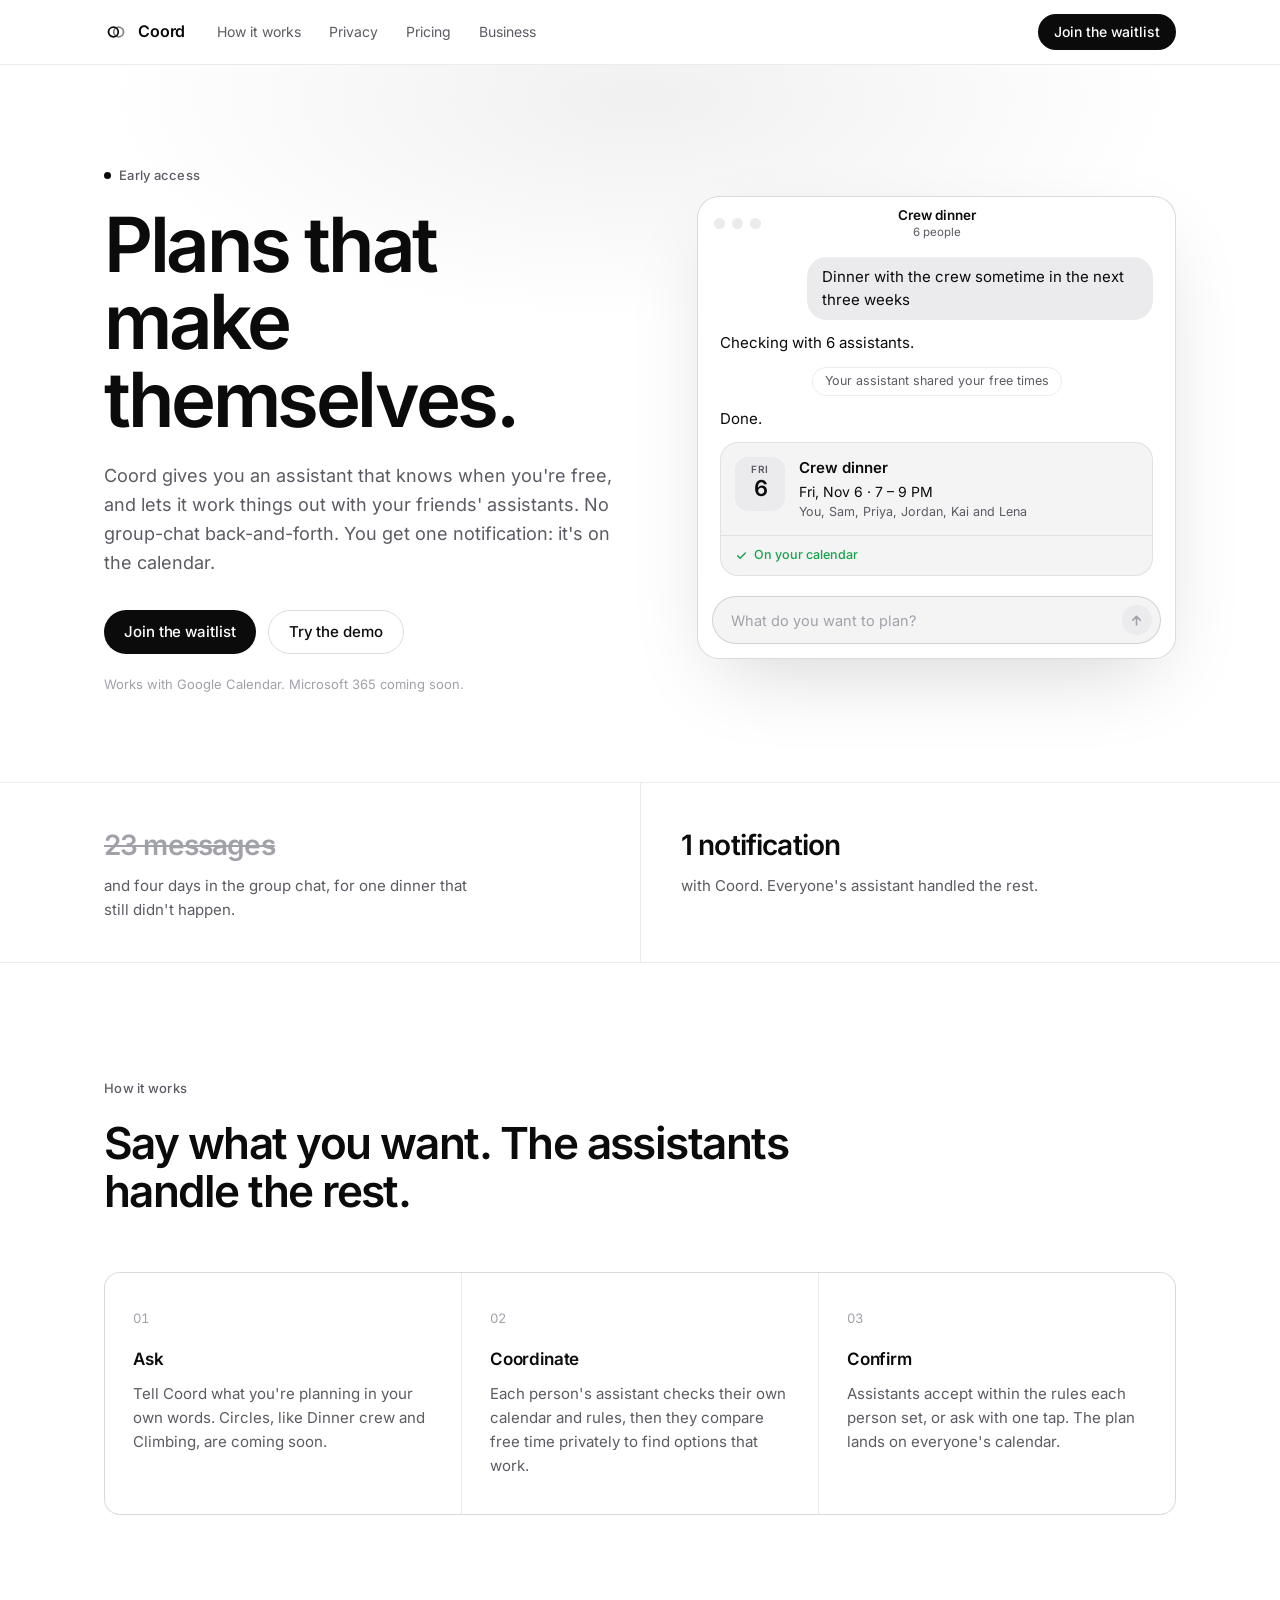
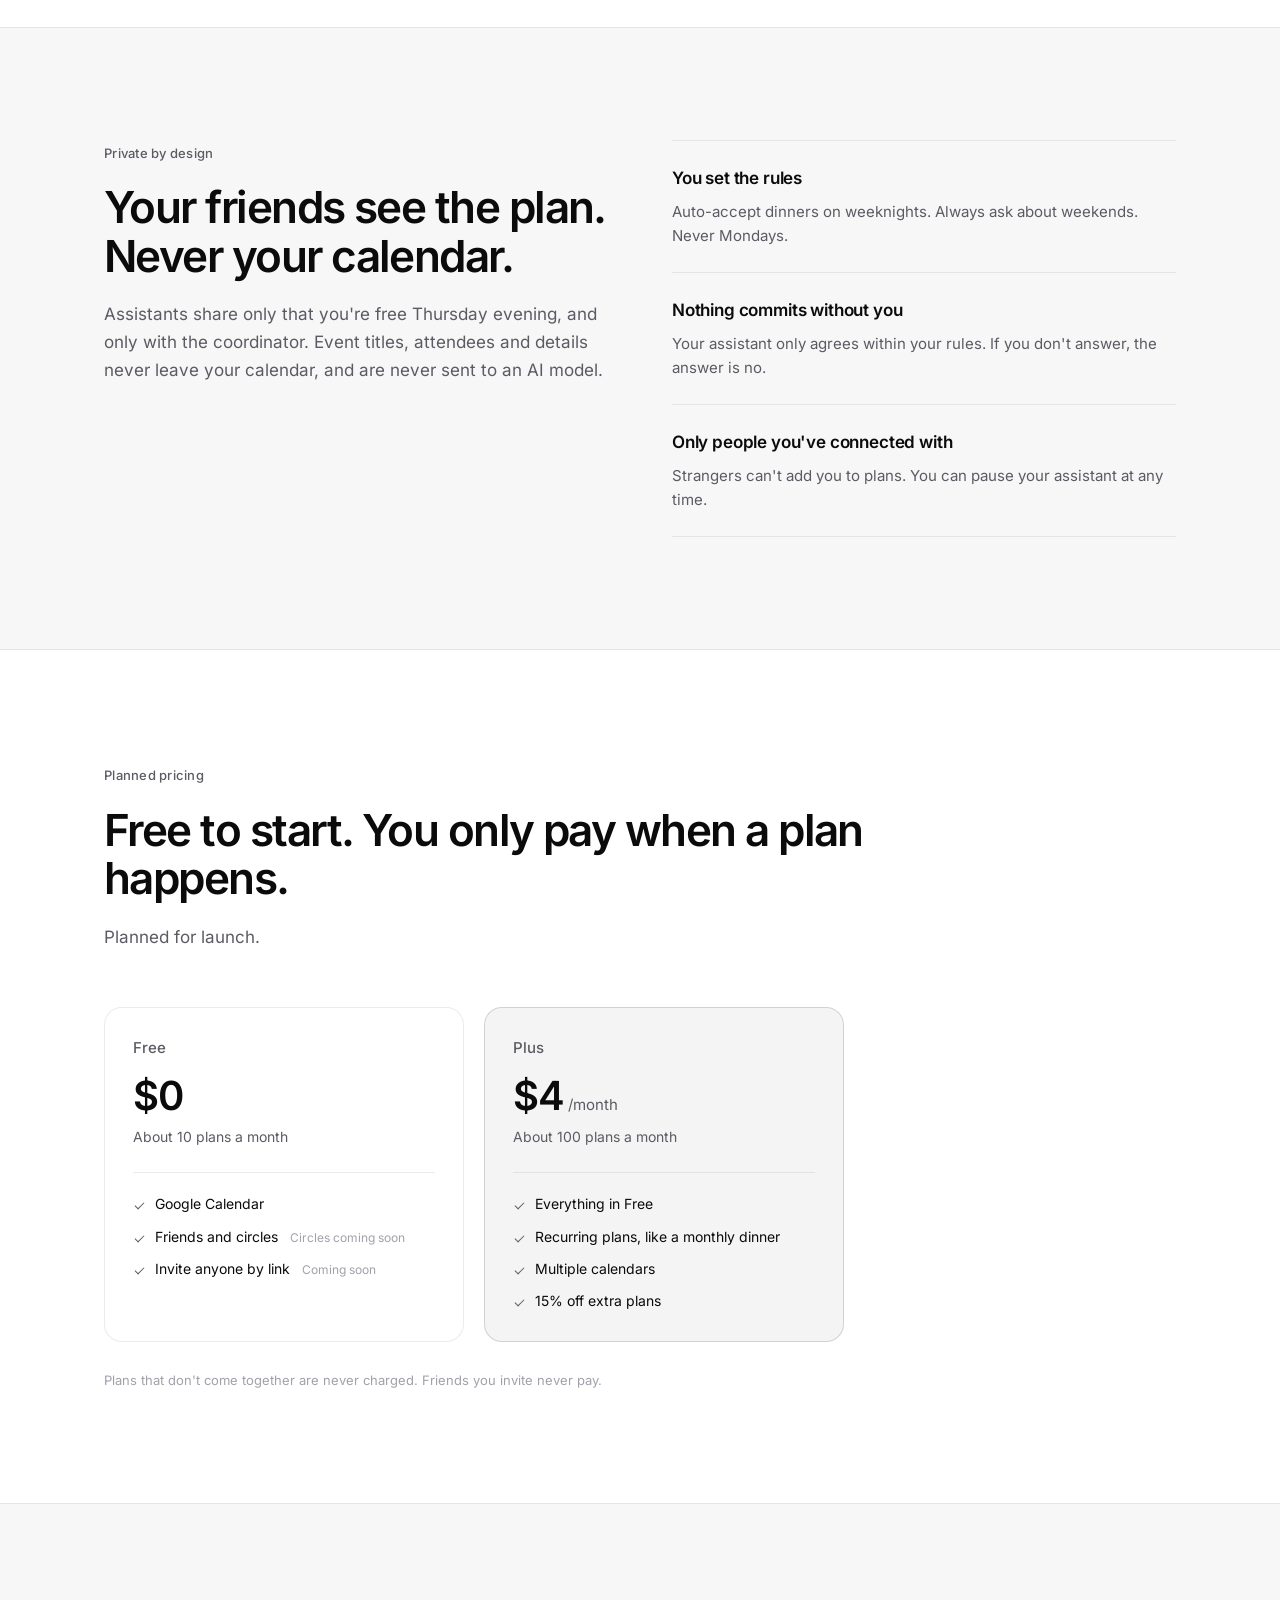
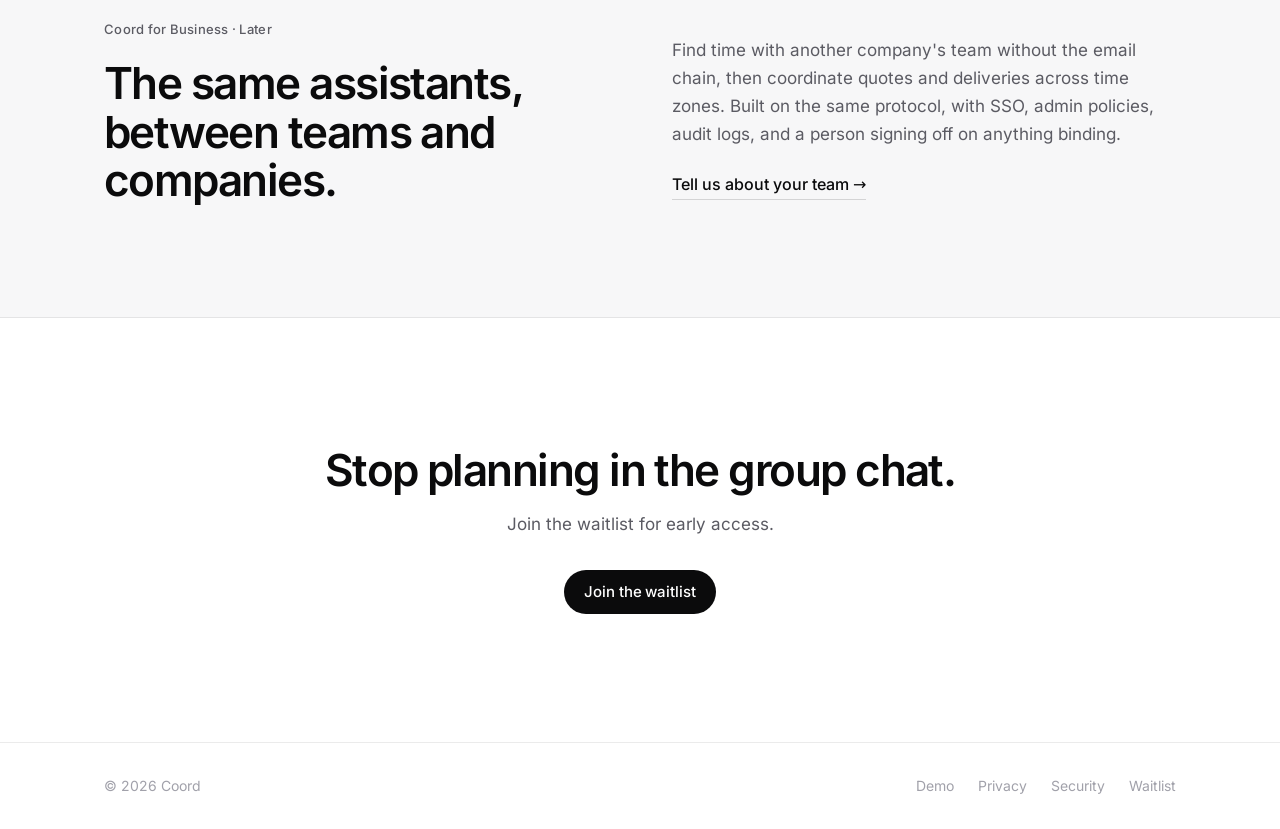
<file: index.html>
<!doctype html>
<html lang="en">
<head>
  <meta charset="utf-8">
  <meta name="viewport" content="width=device-width, initial-scale=1">
  <meta http-equiv="Content-Security-Policy" content="default-src 'none'; script-src 'self' https://tally.so; style-src 'self' 'unsafe-inline'; font-src 'self'; img-src 'self' data: https://tally.so; frame-src https://tally.so; connect-src https://tally.so; base-uri 'none'; form-action 'none'; object-src 'none'">
  <meta name="referrer" content="strict-origin-when-cross-origin">
  <title>Coord — Plans that make themselves</title>
  <meta name="description" content="Early access. Coord gives you an assistant that knows when you're free and works things out with your friends' assistants. Join the waitlist.">
  <meta name="theme-color" media="(prefers-color-scheme: dark)" content="#0b0b0c">
  <meta name="theme-color" media="(prefers-color-scheme: light)" content="#ffffff">
  <meta name="color-scheme" content="dark light">
  <meta property="og:title" content="Coord — Plans that make themselves">
  <meta property="og:description" content="Early access. Your assistant and your friends' assistants find the time. Nobody shares their calendar.">
  <meta property="og:type" content="website">
  <link rel="icon" href="favicon.svg" type="image/svg+xml">
  <link rel="stylesheet" href="styles.css">
</head>
<body>
  <a class="skip" href="#main">Skip to content</a>

  <header class="nav">
    <div class="wrap nav-inner">
      <a class="brand" href="#" aria-label="Coord home">
        <svg viewBox="0 0 32 32" aria-hidden="true"><circle cx="12.5" cy="16" r="6.5"/><circle cx="19.5" cy="16" r="6.5" class="faint"/></svg>
        Coord
      </a>
      <nav aria-label="Primary">
        <a href="#how">How it works</a>
        <a href="#privacy">Privacy</a>
        <a href="#pricing">Pricing</a>
        <a href="#business">Business</a>
      </nav>
      <a class="btn btn-sm" href="#access" data-waitlist>Join the waitlist</a>
    </div>
  </header>

  <main id="main">
    <section class="hero">
      <div class="wrap hero-grid">
        <div class="hero-copy">
          <p class="eyebrow"><span class="dot" aria-hidden="true"></span>Early access</p>
          <h1>Plans that make<br>themselves.</h1>
          <p class="lede">
            Coord gives you an assistant that knows when you're free, and lets it work things out with
            your friends' assistants. No group-chat back-and-forth. You get one notification: it's on the calendar.
          </p>
          <div class="cta-row">
            <a class="btn" href="#access" data-waitlist>Join the waitlist</a>
            <a class="btn btn-ghost" href="demo/">Try the demo</a>
          </div>
          <p class="fine">Works with Google Calendar. Microsoft 365 coming soon.</p>
        </div>

        <figure class="mock" aria-label="Example: Coord planning a dinner for six friends">
          <div class="mock-bar">
            <span class="mock-lights" aria-hidden="true"><i></i><i></i><i></i></span>
            <span class="mock-title">Crew dinner<small>6 people</small></span>
          </div>
          <div class="mock-chat">
            <p class="m-out" style="--i:0">Dinner with the crew sometime in the next three weeks</p>
            <p class="m-in" style="--i:1">Checking with 6 assistants.</p>
            <p class="m-note" style="--i:2">Your assistant shared your free times</p>
            <p class="m-in" style="--i:3">Done.</p>
            <div class="m-card" style="--i:4">
              <div class="m-card-main">
                <span class="m-cal" aria-hidden="true"><span>Fri</span>6</span>
                <span>
                  <span class="m-card-title">Crew dinner</span>
                  <span class="m-card-when">Fri, Nov 6 · 7 – 9 PM</span>
                  <span class="m-card-who">You, Sam, Priya, Jordan, Kai and Lena</span>
                </span>
              </div>
              <p class="m-card-foot">
                <svg viewBox="0 0 24 24" aria-hidden="true"><path d="m5 12.5 4.5 4.5L19 7.5" /></svg>
                On your calendar
              </p>
            </div>
          </div>
          <div class="mock-composer" aria-hidden="true">
            <span>What do you want to plan?</span>
            <span class="m-send"><svg viewBox="0 0 24 24"><path d="M12 19V5.5M6 11.5l6-6 6 6" /></svg></span>
          </div>
        </figure>
      </div>
    </section>

    <section class="contrast">
      <div class="wrap contrast-grid">
        <div>
          <p class="stat">23 messages</p>
          <p class="stat-sub">and four days in the group chat, for one dinner that still didn't happen.</p>
        </div>
        <div>
          <p class="stat stat-strong">1 notification</p>
          <p class="stat-sub">with Coord. Everyone's assistant handled the rest.</p>
        </div>
      </div>
    </section>

    <section id="how" class="section">
      <div class="wrap">
        <p class="eyebrow">How it works</p>
        <h2>Say what you want. The assistants handle the rest.</h2>
        <div class="steps">
          <article>
            <span class="step-n">01</span>
            <h3>Ask</h3>
            <p>Tell Coord what you're planning in your own words. Circles, like Dinner crew and Climbing, are coming soon.</p>
          </article>
          <article>
            <span class="step-n">02</span>
            <h3>Coordinate</h3>
            <p>Each person's assistant checks their own calendar and rules, then they compare free time privately to find options that work.</p>
          </article>
          <article>
            <span class="step-n">03</span>
            <h3>Confirm</h3>
            <p>Assistants accept within the rules each person set, or ask with one tap. The plan lands on everyone's calendar.</p>
          </article>
        </div>
      </div>
    </section>

    <section id="privacy" class="section section-alt">
      <div class="wrap split">
        <div>
          <p class="eyebrow">Private by design</p>
          <h2>Your friends see the plan. Never your calendar.</h2>
          <p class="body">
            Assistants share only that you're free Thursday evening, and only with the coordinator.
            Event titles, attendees and details never leave your calendar, and are never sent to an AI model.
          </p>
        </div>
        <ul class="features">
          <li>
            <h3>You set the rules</h3>
            <p>Auto-accept dinners on weeknights. Always ask about weekends. Never Mondays.</p>
          </li>
          <li>
            <h3>Nothing commits without you</h3>
            <p>Your assistant only agrees within your rules. If you don't answer, the answer is no.</p>
          </li>
          <li>
            <h3>Only people you've connected with</h3>
            <p>Strangers can't add you to plans. You can pause your assistant at any time.</p>
          </li>
        </ul>
      </div>
    </section>

    <section id="pricing" class="section">
      <div class="wrap">
        <p class="eyebrow">Planned pricing</p>
        <h2>Free to start. You only pay when a plan happens.</h2>
        <p class="body">Planned for launch.</p>
        <div class="tiers">
          <article class="tier">
            <h3>Free</h3>
            <p class="price">$0</p>
            <p class="tier-sub">About 10 plans a month</p>
            <ul>
              <li>Google Calendar</li>
              <li>Friends and circles <span class="soon">Circles coming soon</span></li>
              <li>Invite anyone by link <span class="soon">Coming soon</span></li>
            </ul>
          </article>
          <article class="tier tier-main">
            <h3>Plus</h3>
            <p class="price">$4<span>/month</span></p>
            <p class="tier-sub">About 100 plans a month</p>
            <ul>
              <li>Everything in Free</li>
              <li>Recurring plans, like a monthly dinner</li>
              <li>Multiple calendars</li>
              <li>15% off extra plans</li>
            </ul>
          </article>
        </div>
        <p class="fine center">Plans that don't come together are never charged. Friends you invite never pay.</p>
      </div>
    </section>

    <section id="business" class="section section-alt">
      <div class="wrap split">
        <div>
          <p class="eyebrow">Coord for Business · Later</p>
          <h2>The same assistants, between teams and companies.</h2>
        </div>
        <div>
          <p class="body">
            Find time with another company's team without the email chain, then coordinate quotes and
            deliveries across time zones. Built on the same protocol, with SSO, admin policies, audit
            logs, and a person signing off on anything binding.
          </p>
          <a class="link" href="#access" data-waitlist>Tell us about your team →</a>
        </div>
      </div>
    </section>

    <section id="access" class="section final">
      <div class="wrap center">
        <h2>Stop planning in the group chat.</h2>
        <p class="body">Join the waitlist for early access.</p>
        <div class="waitlist-slot">
          <p class="fine" id="waitlist-fallback">Waitlist isn't open yet.</p>
          <a class="btn" id="waitlist-open" data-waitlist hidden href="#access">Join the waitlist</a>
        </div>
      </div>
    </section>
  </main>

  <footer class="footer">
    <div class="wrap footer-inner">
      <span>© 2026 Coord</span>
      <nav aria-label="Footer">
        <a href="demo/">Demo</a>
        <a href="privacy.html">Privacy</a>
        <a href="mailto:stephenproctor291@gmail.com">Security</a>
        <a href="#access" data-waitlist>Waitlist</a>
      </nav>
    </div>
  </footer>
  <script src="config.js"></script>
  <script src="waitlist.js"></script>
</body>
</html>
</file>
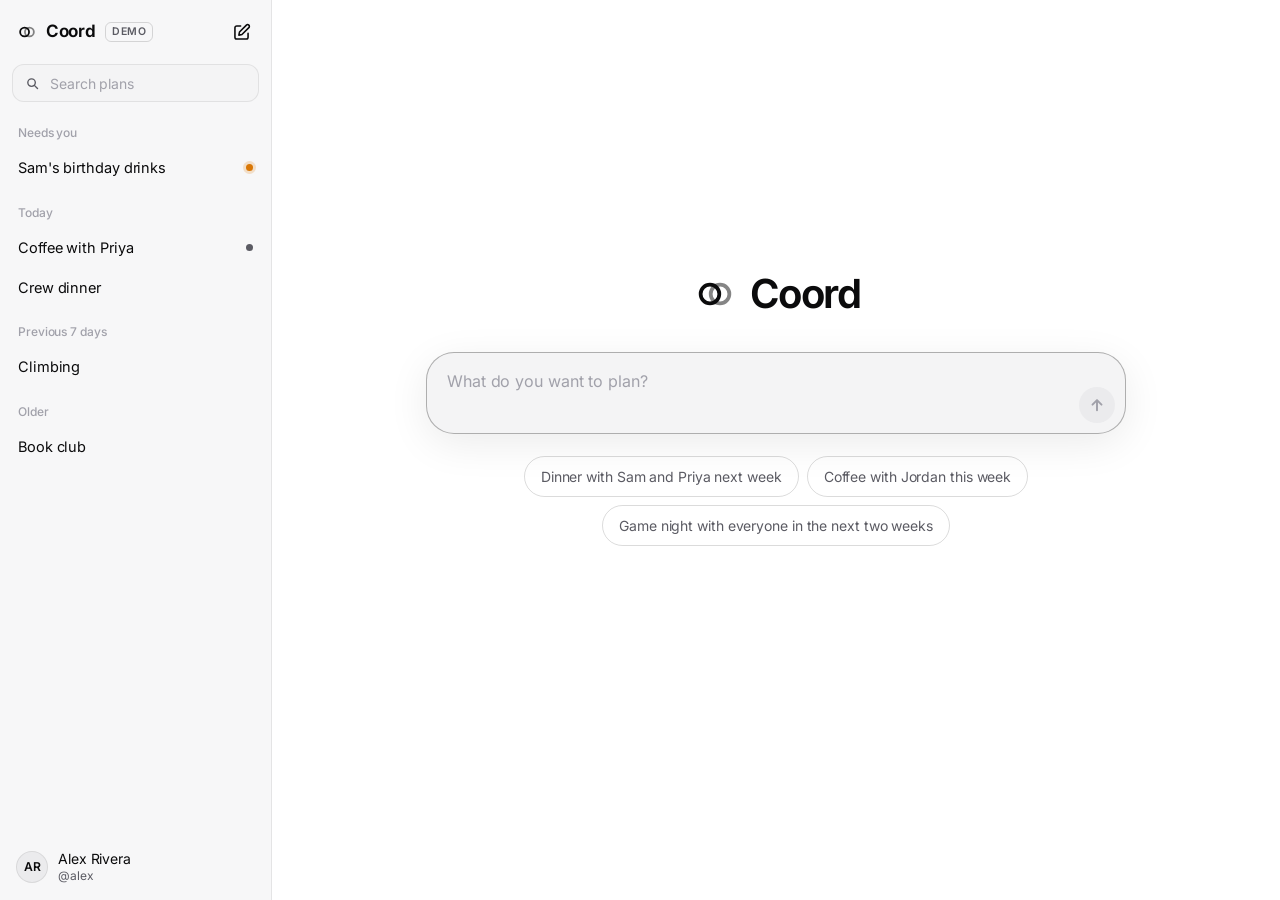
<file: demo/index.html>
<!doctype html>
<html lang="en">
  <head>
    <meta charset="utf-8" />
    <meta name="viewport" content="width=device-width, initial-scale=1, viewport-fit=cover, interactive-widget=resizes-content" />
    <title>Coord</title>
    <meta name="description" content="Coord demo. Sample plans in the browser, with no account." />
    <meta name="color-scheme" content="light dark" />
    <meta name="theme-color" media="(prefers-color-scheme: light)" content="#ffffff" />
    <meta name="theme-color" media="(prefers-color-scheme: dark)" content="#0b0b0c" />
    <meta
      http-equiv="Content-Security-Policy"
      content="default-src 'self'; script-src 'self'; style-src 'self' 'unsafe-inline'; img-src 'self' data:; font-src 'self'; connect-src 'none'; object-src 'none'; frame-src 'none'; base-uri 'none'"
    />
    <meta name="apple-mobile-web-app-capable" content="yes" />
    <meta name="mobile-web-app-capable" content="yes" />
    <meta name="apple-mobile-web-app-title" content="Coord" />
    <meta name="apple-mobile-web-app-status-bar-style" content="black-translucent" />
    <meta name="format-detection" content="telephone=no" />
    <link rel="icon" href="./icon.svg" type="image/svg+xml" />
    <link rel="apple-touch-icon" href="./apple-touch-icon.png" />
    <link rel="manifest" href="./manifest.webmanifest" />
    <script type="module" crossorigin src="./assets/demo-WfRqjpp9.js"></script>
    <link rel="stylesheet" crossorigin href="./assets/demo-C6ZFzI7v.css">
  </head>
  <body>
    <div id="root"></div>
  </body>
</html>
</file>
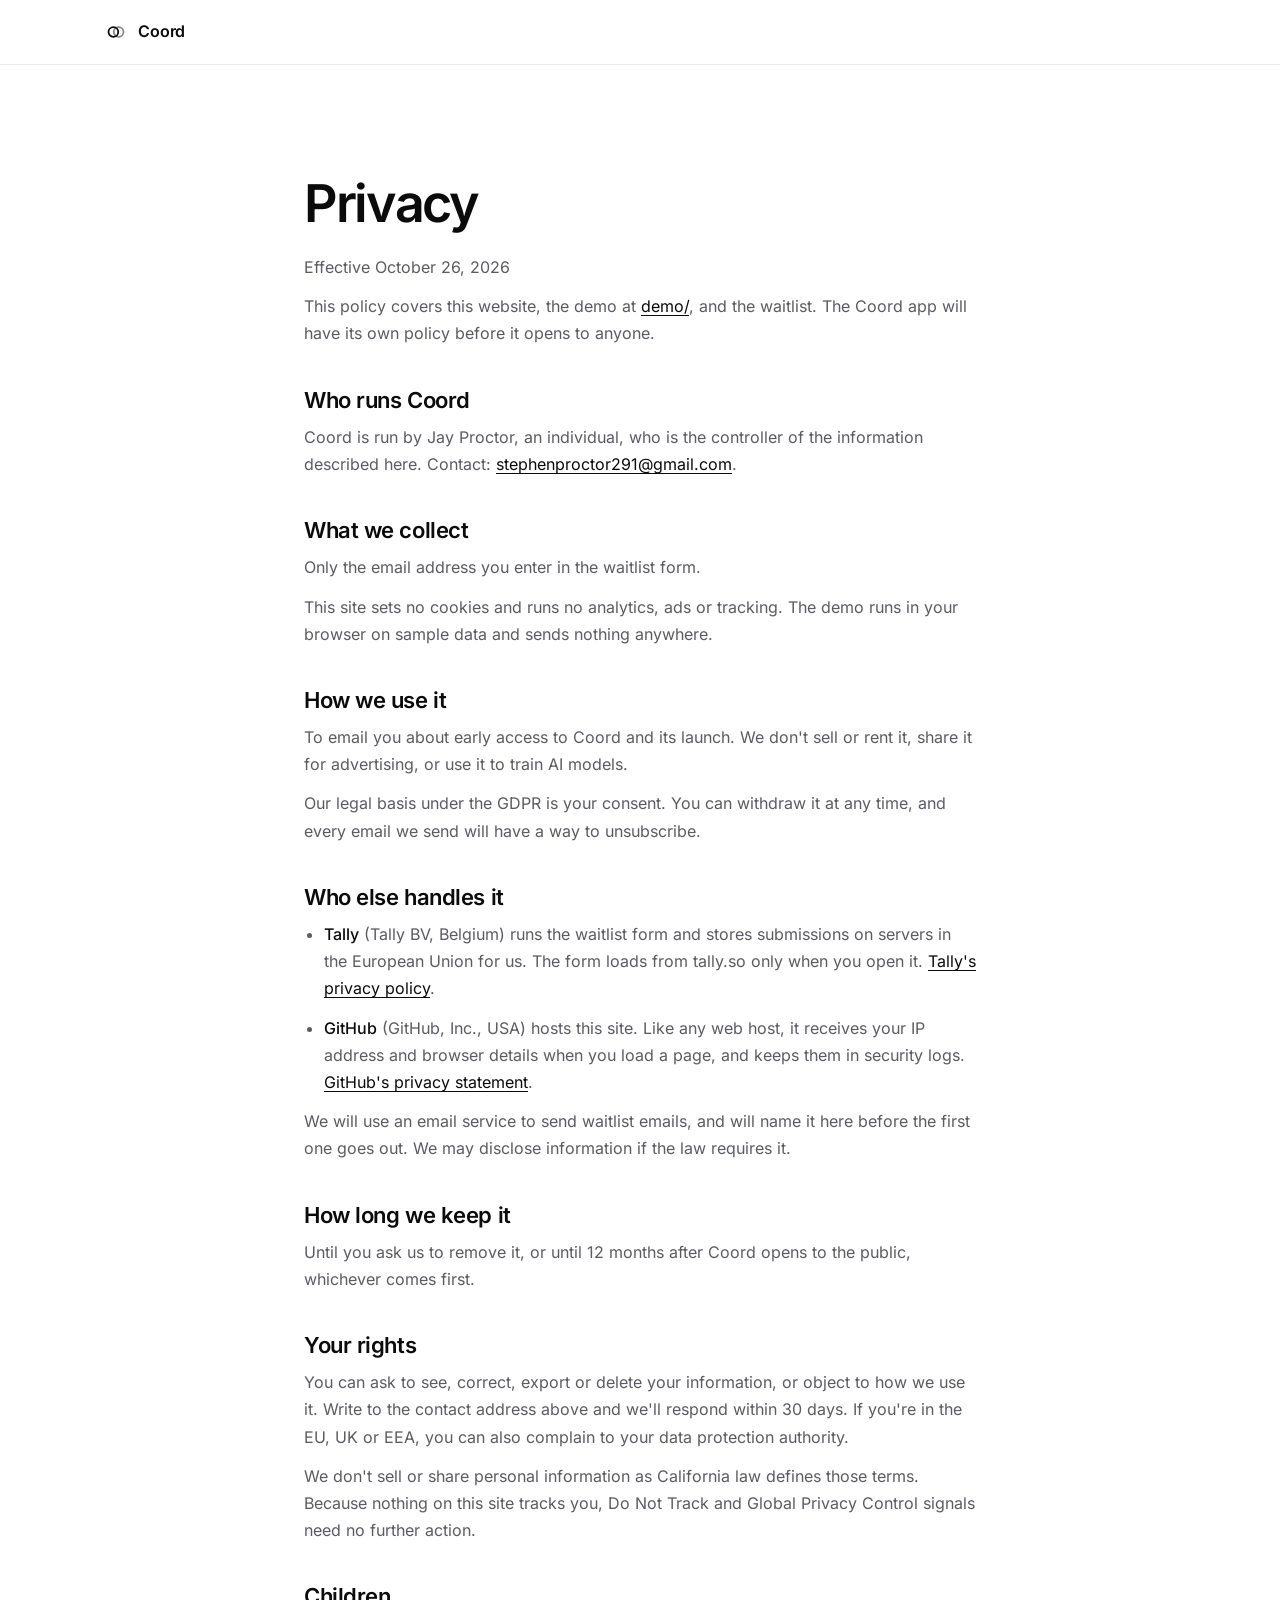
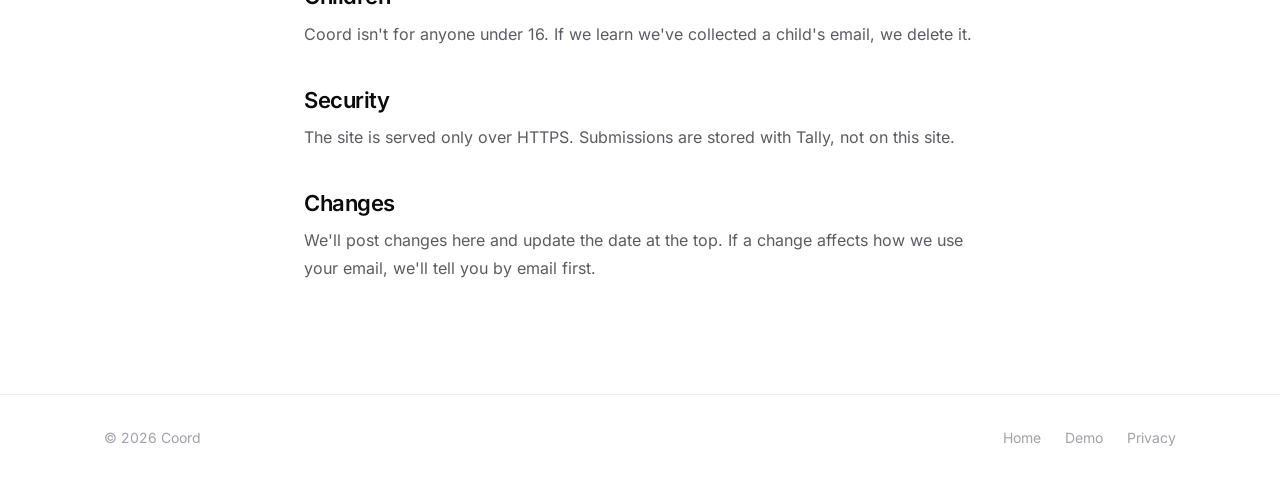
<file: privacy.html>
<!doctype html>
<html lang="en">
<head>
  <meta charset="utf-8">
  <meta name="viewport" content="width=device-width, initial-scale=1">
  <meta http-equiv="Content-Security-Policy" content="default-src 'none'; style-src 'self'; font-src 'self'; img-src 'self'; base-uri 'none'; form-action 'none'; object-src 'none'">
  <meta name="referrer" content="strict-origin-when-cross-origin">
  <title>Privacy · Coord</title>
  <meta name="description" content="How the Coord website and waitlist handle personal information.">
  <meta name="theme-color" media="(prefers-color-scheme: dark)" content="#0b0b0c">
  <meta name="theme-color" media="(prefers-color-scheme: light)" content="#ffffff">
  <meta name="color-scheme" content="dark light">
  <link rel="icon" href="favicon.svg" type="image/svg+xml">
  <link rel="stylesheet" href="styles.css">
</head>
<body>
  <a class="skip" href="#main">Skip to content</a>

  <header class="nav">
    <div class="wrap nav-inner">
      <a class="brand" href="./" aria-label="Coord home">
        <svg viewBox="0 0 32 32" aria-hidden="true"><circle cx="12.5" cy="16" r="6.5"/><circle cx="19.5" cy="16" r="6.5" class="faint"/></svg>
        Coord
      </a>
    </div>
  </header>

  <main id="main" class="section">
    <article class="wrap legal">
      <h1>Privacy</h1>
      <p class="fine">Effective October 26, 2026</p>

      <p>This policy covers this website, the demo at <a href="demo/">demo/</a>, and the waitlist. The Coord app will have its own policy before it opens to anyone.</p>

      <h2>Who runs Coord</h2>
      <p>Coord is run by Jay Proctor, an individual, who is the controller of the information described here. Contact: <a href="mailto:stephenproctor291@gmail.com">stephenproctor291@gmail.com</a>.</p>

      <h2>What we collect</h2>
      <p>Only the email address you enter in the waitlist form.</p>
      <p>This site sets no cookies and runs no analytics, ads or tracking. The demo runs in your browser on sample data and sends nothing anywhere.</p>

      <h2>How we use it</h2>
      <p>To email you about early access to Coord and its launch. We don't sell or rent it, share it for advertising, or use it to train AI models.</p>
      <p>Our legal basis under the GDPR is your consent. You can withdraw it at any time, and every email we send will have a way to unsubscribe.</p>

      <h2>Who else handles it</h2>
      <ul>
        <li><strong>Tally</strong> (Tally BV, Belgium) runs the waitlist form and stores submissions on servers in the European Union for us. The form loads from tally.so only when you open it. <a href="https://tally.so/help/privacy-policy">Tally's privacy policy</a>.</li>
        <li><strong>GitHub</strong> (GitHub, Inc., USA) hosts this site. Like any web host, it receives your IP address and browser details when you load a page, and keeps them in security logs. <a href="https://docs.github.com/en/site-policy/privacy-policies/github-general-privacy-statement">GitHub's privacy statement</a>.</li>
      </ul>
      <p>We will use an email service to send waitlist emails, and will name it here before the first one goes out. We may disclose information if the law requires it.</p>

      <h2>How long we keep it</h2>
      <p>Until you ask us to remove it, or until 12 months after Coord opens to the public, whichever comes first.</p>

      <h2>Your rights</h2>
      <p>You can ask to see, correct, export or delete your information, or object to how we use it. Write to the contact address above and we'll respond within 30 days. If you're in the EU, UK or EEA, you can also complain to your data protection authority.</p>
      <p>We don't sell or share personal information as California law defines those terms. Because nothing on this site tracks you, Do Not Track and Global Privacy Control signals need no further action.</p>

      <h2>Children</h2>
      <p>Coord isn't for anyone under 16. If we learn we've collected a child's email, we delete it.</p>

      <h2>Security</h2>
      <p>The site is served only over HTTPS. Submissions are stored with Tally, not on this site.</p>

      <h2>Changes</h2>
      <p>We'll post changes here and update the date at the top. If a change affects how we use your email, we'll tell you by email first.</p>
    </article>
  </main>

  <footer class="footer">
    <div class="wrap footer-inner">
      <span>© 2026 Coord</span>
      <nav aria-label="Footer">
        <a href="./">Home</a>
        <a href="demo/">Demo</a>
        <a href="privacy.html" aria-current="page">Privacy</a>
      </nav>
    </div>
  </footer>
</body>
</html>
</file>
<file: styles.css>
/* Coord landing page. Same look as the app: dark-first, monochrome, light mode follows the system. */

/* Inter is served from this site. Nothing loads from a font CDN. */
@font-face {
  font-family: Inter;
  font-style: normal;
  font-display: swap;
  font-weight: 100 900;
  src: url(fonts/inter-latin-ext-wght-normal.woff2) format("woff2-variations");
  unicode-range: U+0100-02BA, U+02BD-02C5, U+02C7-02CC, U+02CE-02D7, U+02DD-02FF, U+0304, U+0308, U+0329, U+1D00-1DBF, U+1E00-1E9F, U+1EF2-1EFF, U+2020, U+20A0-20AB, U+20AD-20C0, U+2113, U+2C60-2C7F, U+A720-A7FF;
}
@font-face {
  font-family: Inter;
  font-style: normal;
  font-display: swap;
  font-weight: 100 900;
  src: url(fonts/inter-latin-wght-normal.woff2) format("woff2-variations");
  unicode-range: U+0000-00FF, U+0131, U+0152-0153, U+02BB-02BC, U+02C6, U+02DA, U+02DC, U+0304, U+0308, U+0329, U+2000-206F, U+20AC, U+2122, U+2191, U+2193, U+2212, U+2215, U+FEFF, U+FFFD;
}

:root {
  --bg: #0b0b0c;
  --bg-alt: #111113;
  --surface: #18181b;
  --surface-2: #26262a;
  --line: rgba(255, 255, 255, 0.08);
  --line-strong: rgba(255, 255, 255, 0.15);
  --text: #f4f4f5;
  --muted: #a1a1aa;
  --faint: #63636b;
  --green: #4ade80;
  --shadow: 0 30px 80px -20px rgba(0, 0, 0, 0.6);
  --radius: 16px;
  --wrap: 1120px;
  color-scheme: dark;
}
@media (prefers-color-scheme: light) {
  :root {
    --bg: #ffffff;
    --bg-alt: #f7f7f8;
    --surface: #f4f4f5;
    --surface-2: #ebebed;
    --line: rgba(0, 0, 0, 0.08);
    --line-strong: rgba(0, 0, 0, 0.14);
    --text: #0b0b0c;
    --muted: #5b5b63;
    --faint: #a1a1aa;
    --green: #16a34a;
    --shadow: 0 30px 80px -24px rgba(0, 0, 0, 0.18);
    color-scheme: light;
  }
}

* { box-sizing: border-box; }
html { -webkit-text-size-adjust: 100%; scroll-behavior: smooth; }
body {
  margin: 0;
  background: var(--bg);
  color: var(--text);
  font: 400 16px/1.6 Inter, ui-sans-serif, system-ui, -apple-system, "Segoe UI", sans-serif;
  font-feature-settings: "cv11", "ss01";
  -webkit-font-smoothing: antialiased;
}
a { color: inherit; text-decoration: none; }
h1, h2, h3, p { margin: 0; }
img, svg { display: block; }

.wrap { max-width: var(--wrap); margin: 0 auto; padding: 0 24px; }
.center { text-align: center; }

.skip { position: absolute; left: -9999px; }
.skip:focus { left: 16px; top: 16px; z-index: 10; background: var(--text); color: var(--bg); padding: 8px 12px; border-radius: 8px; }
:focus-visible { outline: 2px solid var(--text); outline-offset: 3px; border-radius: 6px; }

/* Nav */
.nav {
  position: sticky; top: 0; z-index: 5;
  background: color-mix(in srgb, var(--bg) 78%, transparent);
  backdrop-filter: saturate(140%) blur(12px);
  -webkit-backdrop-filter: saturate(140%) blur(12px);
  border-bottom: 1px solid var(--line);
}
.nav-inner { display: flex; align-items: center; gap: 32px; height: 64px; }
.brand { display: flex; align-items: center; gap: 10px; font-weight: 600; letter-spacing: -0.01em; }
.brand svg { width: 24px; height: 24px; fill: none; stroke: var(--text); stroke-width: 2.4; }
.brand .faint { opacity: 0.5; }
.nav nav { display: flex; gap: 28px; margin-right: auto; }
.nav nav a { color: var(--muted); font-size: 14px; transition: color 0.15s; }
.nav nav a:hover { color: var(--text); }

/* Buttons */
.btn {
  display: inline-flex; align-items: center; justify-content: center;
  height: 44px; padding: 0 20px; border-radius: 999px;
  background: var(--text); color: var(--bg);
  font-weight: 500; font-size: 15px; letter-spacing: -0.005em;
  transition: opacity 0.15s, transform 0.15s;
}
.btn:hover { opacity: 0.85; }
.btn:active { transform: translateY(1px); }
.btn-sm { height: 36px; padding: 0 16px; font-size: 14px; }
.btn-ghost { background: transparent; color: var(--text); border: 1px solid var(--line-strong); }
.btn-ghost:hover { background: var(--surface); opacity: 1; }

.eyebrow {
  display: inline-flex; align-items: center; gap: 8px;
  color: var(--muted); font-size: 13px; font-weight: 500; letter-spacing: 0.02em;
  margin-bottom: 20px;
}
.dot { width: 7px; height: 7px; border-radius: 50%; background: var(--text); animation: pulse 1.6s ease-in-out infinite; }
@keyframes pulse { 50% { transform: scale(0.6); opacity: 0.45; } }

/* Hero */
.hero { padding: 96px 0 88px; position: relative; overflow: hidden; }
.hero::before {
  content: ""; position: absolute; inset: -40% -10% auto; height: 640px; pointer-events: none;
  background: radial-gradient(50% 50% at 50% 50%, color-mix(in srgb, var(--text) 6%, transparent), transparent 70%);
}
.hero-grid { position: relative; display: grid; grid-template-columns: 1.05fr 0.95fr; gap: 64px; align-items: center; }
h1 {
  font-size: clamp(44px, 6.2vw, 76px); line-height: 1.02; font-weight: 600;
  letter-spacing: -0.045em; margin-bottom: 24px;
}
.lede { color: var(--muted); font-size: 18px; line-height: 1.6; max-width: 34em; margin-bottom: 32px; }
.cta-row { display: flex; gap: 12px; flex-wrap: wrap; margin-bottom: 20px; }
.fine { color: var(--faint); font-size: 13px; }
.fine.center { margin-top: 28px; }
.soon { color: var(--faint); font-size: 12px; margin-left: 8px; }
.waitlist-slot { margin-top: 28px; }
.waitlist-slot .fine { color: var(--muted); font-size: 15px; }
[hidden] { display: none !important; }

/* App mockup: the same chat the app shows */
.mock {
  margin: 0; background: var(--bg); border: 1px solid var(--line-strong); border-radius: 22px;
  overflow: hidden; box-shadow: var(--shadow);
}
.mock-bar { position: relative; display: flex; align-items: center; justify-content: center; height: 52px; }
.mock-lights { position: absolute; left: 16px; display: flex; gap: 7px; }
.mock-lights i { width: 11px; height: 11px; border-radius: 50%; background: var(--surface-2); }
.mock-title { display: grid; justify-items: center; font-size: 13.5px; font-weight: 600; line-height: 1.3; }
.mock-title small { font-size: 11.5px; font-weight: 400; color: var(--muted); }
.mock-chat { display: flex; flex-direction: column; gap: 12px; padding: 8px 22px 20px; font-size: 15px; line-height: 1.5; }
.m-out { align-self: flex-end; max-width: 80%; padding: 9px 15px; border-radius: 20px; background: var(--surface-2); }
.m-note { align-self: center; padding: 4px 12px; border: 1px solid var(--line); border-radius: 14px; font-size: 12.5px; color: var(--muted); }
.m-card { background: var(--surface); border: 1px solid var(--line); border-radius: 18px; overflow: hidden; }
.m-card-main { display: flex; gap: 14px; padding: 14px; font-size: 14px; }
.m-card-main > span:last-child { display: grid; gap: 1px; align-content: center; }
.m-cal {
  display: grid; justify-items: center; align-content: start; width: 50px; height: 54px; flex-shrink: 0;
  border-radius: 13px; background: var(--surface-2); font-size: 22px; font-weight: 600; line-height: 1.2; letter-spacing: -0.03em;
}
.m-cal span { padding-top: 6px; font-size: 10px; letter-spacing: 0.06em; text-transform: uppercase; color: var(--muted); }
.m-card-title { font-size: 15px; font-weight: 600; }
.m-card-who { font-size: 12.5px; color: var(--muted); }
.m-card-foot {
  display: flex; align-items: center; gap: 6px; padding: 10px 14px; border-top: 1px solid var(--line);
  font-size: 12.5px; font-weight: 500; color: var(--green);
}
.m-card-foot svg { width: 13px; height: 13px; fill: none; stroke: currentColor; stroke-width: 2.6; stroke-linecap: round; stroke-linejoin: round; }
.mock-composer {
  display: flex; align-items: center; justify-content: space-between; margin: 0 14px 14px; padding: 8px 8px 8px 18px;
  border: 1px solid var(--line-strong); border-radius: 24px; background: var(--surface); color: var(--faint); font-size: 14.5px;
}
.m-send { display: grid; place-items: center; width: 30px; height: 30px; border-radius: 50%; background: var(--surface-2); }
.m-send svg { width: 15px; height: 15px; fill: none; stroke: var(--faint); stroke-width: 2.6; stroke-linecap: round; stroke-linejoin: round; }

@media (prefers-reduced-motion: no-preference) {
  .mock-chat > * { opacity: 0; transform: translateY(8px); animation: rise 0.5s cubic-bezier(0.2, 0.85, 0.25, 1) forwards; animation-delay: calc(0.3s + var(--i) * 0.55s); }
  @keyframes rise { to { opacity: 1; transform: none; } }
}

/* Contrast strip */
.contrast { border-top: 1px solid var(--line); border-bottom: 1px solid var(--line); }
.contrast-grid { display: grid; grid-template-columns: 1fr 1fr; }
.contrast-grid > div { padding: 40px 0; }
.contrast-grid > div + div { padding-left: 40px; border-left: 1px solid var(--line); }
.stat { font-size: 28px; font-weight: 600; letter-spacing: -0.03em; color: var(--faint); text-decoration: line-through; text-decoration-thickness: 1.5px; }
.stat-strong { color: var(--text); text-decoration: none; }
.stat-sub { color: var(--muted); font-size: 15px; margin-top: 6px; max-width: 26em; }

/* Sections */
.section { padding: 112px 0; }
.section-alt { background: var(--bg-alt); border-top: 1px solid var(--line); border-bottom: 1px solid var(--line); }
h2 { font-size: clamp(30px, 3.6vw, 44px); line-height: 1.1; font-weight: 600; letter-spacing: -0.035em; max-width: 18em; }
.body { color: var(--muted); font-size: 17px; line-height: 1.65; margin-top: 20px; max-width: 34em; }
.split { display: grid; grid-template-columns: 1fr 1fr; gap: 64px; align-items: start; }

.steps { display: grid; grid-template-columns: repeat(3, 1fr); gap: 1px; margin-top: 56px; background: var(--line); border: 1px solid var(--line); border-radius: var(--radius); overflow: hidden; }
.steps article { background: var(--bg); padding: 32px 28px 36px; }
.step-n { font-size: 13px; color: var(--faint); font-variant-numeric: tabular-nums; }
h3 { font-size: 17px; font-weight: 600; letter-spacing: -0.01em; margin: 16px 0 8px; }
.steps p, .features p { color: var(--muted); font-size: 15px; line-height: 1.6; }

.features { list-style: none; margin: 0; padding: 0; display: grid; gap: 0; border-top: 1px solid var(--line); }
.features li { padding: 24px 0; border-bottom: 1px solid var(--line); }
.features h3 { margin-top: 0; }

/* Pricing */
.tiers { display: grid; grid-template-columns: repeat(2, minmax(0, 360px)); gap: 20px; margin-top: 56px; justify-content: start; }
.tier { border: 1px solid var(--line); border-radius: 18px; padding: 28px; background: var(--bg); }
.tier-main { background: var(--surface); border-color: var(--line-strong); }
.tier h3 { margin: 0 0 16px; font-size: 15px; color: var(--muted); font-weight: 500; }
.price { font-size: 40px; font-weight: 600; letter-spacing: -0.03em; line-height: 1; }
.price span { font-size: 15px; color: var(--muted); font-weight: 400; letter-spacing: 0; margin-left: 4px; }
.tier-sub { color: var(--muted); font-size: 14px; margin: 10px 0 24px; }
.tier ul { list-style: none; margin: 0; padding: 20px 0 0; border-top: 1px solid var(--line); display: grid; gap: 10px; font-size: 14px; }
.tier li { padding-left: 22px; position: relative; }
.tier li::before { content: ""; position: absolute; left: 2px; top: 9px; width: 8px; height: 4px; border: solid var(--muted); border-width: 0 0 1.5px 1.5px; transform: rotate(-45deg); }
#pricing .fine.center { text-align: left; }

.link { display: inline-block; margin-top: 24px; font-weight: 500; border-bottom: 1px solid var(--line-strong); padding-bottom: 2px; transition: border-color 0.15s; }
.link:hover { border-color: var(--text); }

.final { padding: 128px 0; }
.final h2 { margin: 0 auto; }
.final .body { margin: 16px auto 32px; }

/* Footer */
.footer { border-top: 1px solid var(--line); padding: 32px 0; color: var(--faint); font-size: 14px; }
.footer-inner { display: flex; justify-content: space-between; align-items: center; gap: 16px; }
.footer nav { display: flex; gap: 24px; }
.footer a:hover { color: var(--text); }

/* Responsive */
@media (max-width: 900px) {
  .nav nav { display: none; }
  .nav-inner { justify-content: space-between; }
  .hero { padding: 64px 0 72px; }
  .hero-grid, .split { grid-template-columns: 1fr; gap: 48px; }
  .steps { grid-template-columns: 1fr; }
  .section { padding: 80px 0; }
}
@media (max-width: 600px) {
  .wrap { padding: 0 16px; }
  .lede { font-size: 17px; }
  .contrast-grid { grid-template-columns: 1fr; }
  .contrast-grid > div + div { padding-left: 0; border-left: 0; border-top: 1px solid var(--line); }
  .tiers { grid-template-columns: 1fr; }
  .mock-chat { padding: 4px 16px 16px; font-size: 14.5px; }
  .footer-inner { flex-direction: column; align-items: flex-start; }
}
.nowrap { white-space: nowrap; }

/* Privacy page */
.legal { max-width: 720px; }
.legal h1 { font-size: clamp(36px, 5vw, 52px); }
.legal h2 { font-size: 22px; letter-spacing: -0.02em; margin-top: 40px; }
.legal p, .legal li { color: var(--muted); font-size: 16px; line-height: 1.7; margin-top: 12px; }
.legal .fine { margin-top: 8px; }
.legal ul { padding-left: 20px; margin: 0; }
.legal strong { color: var(--text); font-weight: 500; }
.legal a { color: var(--text); text-decoration: underline; text-underline-offset: 3px; }
</file>
<file: demo/assets/demo-C6ZFzI7v.css>
@font-face{font-family:Inter Variable;font-style:normal;font-display:swap;font-weight:100 900;src:url(./inter-cyrillic-ext-wght-normal-BOeWTOD4.woff2)format("woff2-variations");unicode-range:U+460-52F,U+1C80-1C8A,U+20B4,U+2DE0-2DFF,U+A640-A69F,U+FE2E-FE2F}@font-face{font-family:Inter Variable;font-style:normal;font-display:swap;font-weight:100 900;src:url(./inter-cyrillic-wght-normal-DqGufNeO.woff2)format("woff2-variations");unicode-range:U+301,U+400-45F,U+490-491,U+4B0-4B1,U+2116}@font-face{font-family:Inter Variable;font-style:normal;font-display:swap;font-weight:100 900;src:url(./inter-greek-ext-wght-normal-DlzME5K_.woff2)format("woff2-variations");unicode-range:U+1F??}@font-face{font-family:Inter Variable;font-style:normal;font-display:swap;font-weight:100 900;src:url(./inter-greek-wght-normal-CkhJZR-_.woff2)format("woff2-variations");unicode-range:U+370-377,U+37A-37F,U+384-38A,U+38C,U+38E-3A1,U+3A3-3FF}@font-face{font-family:Inter Variable;font-style:normal;font-display:swap;font-weight:100 900;src:url(./inter-vietnamese-wght-normal-CBcvBZtf.woff2)format("woff2-variations");unicode-range:U+102-103,U+110-111,U+128-129,U+168-169,U+1A0-1A1,U+1AF-1B0,U+300-301,U+303-304,U+308-309,U+323,U+329,U+1EA0-1EF9,U+20AB}@font-face{font-family:Inter Variable;font-style:normal;font-display:swap;font-weight:100 900;src:url(./inter-latin-ext-wght-normal-DO1Apj_S.woff2)format("woff2-variations");unicode-range:U+100-2BA,U+2BD-2C5,U+2C7-2CC,U+2CE-2D7,U+2DD-2FF,U+304,U+308,U+329,U+1D00-1DBF,U+1E00-1E9F,U+1EF2-1EFF,U+2020,U+20A0-20AB,U+20AD-20C0,U+2113,U+2C60-2C7F,U+A720-A7FF}@font-face{font-family:Inter Variable;font-style:normal;font-display:swap;font-weight:100 900;src:url(./inter-latin-wght-normal-Dx4kXJAl.woff2)format("woff2-variations");unicode-range:U+??,U+131,U+152-153,U+2BB-2BC,U+2C6,U+2DA,U+2DC,U+304,U+308,U+329,U+2000-206F,U+20AC,U+2122,U+2191,U+2193,U+2212,U+2215,U+FEFF,U+FFFD}:root{--font:"Inter Variable", ui-sans-serif, system-ui, -apple-system, "Segoe UI", sans-serif;--bg:#0b0b0c;--sidebar:#111113;--surface:#18181b;--surface-2:#26262a;--border:#ffffff14;--border-strong:#ffffff26;--text:#f4f4f5;--muted:#a1a1aa;--faint:#63636b;--accent:#f4f4f5;--on-accent:#0b0b0c;--amber:#f5a524;--green:#4ade80;--red:#f87171;--shadow:0 10px 40px #00000073;--scrim:#0009;--bar-h:56px;--column:760px;--safe-top:env(safe-area-inset-top,0px);--safe-bottom:env(safe-area-inset-bottom,0px);--lightningcss-light: ;--lightningcss-dark:initial;color-scheme:dark}@media (prefers-color-scheme:light){:root{--bg:#fff;--sidebar:#f7f7f8;--surface:#f4f4f5;--surface-2:#ebebed;--border:#00000014;--border-strong:#00000024;--text:#0b0b0c;--muted:#5b5b63;--faint:#a1a1aa;--accent:#0b0b0c;--on-accent:#fff;--amber:#d97706;--green:#16a34a;--red:#dc2626;--shadow:0 10px 40px #00000014;--scrim:#0000004d;--lightningcss-light:initial;--lightningcss-dark: ;color-scheme:light}}*{box-sizing:border-box;-webkit-tap-highlight-color:transparent}html,body,#root{height:100%}html{-webkit-text-size-adjust:100%}body{background:var(--bg);color:var(--text);font:400 15px/1.5 var(--font);font-feature-settings:"cv11", "ss01";letter-spacing:-.006em;-webkit-font-smoothing:antialiased;overscroll-behavior:none;margin:0}button,input,textarea{font:inherit;color:inherit;letter-spacing:inherit}button{cursor:pointer;touch-action:manipulation;background:0 0;border:0;padding:0}button:disabled{opacity:.4;cursor:default}a{color:inherit;text-decoration:none}h1,h2,h3,p{margin:0}svg{flex-shrink:0;display:block}:focus-visible{outline:2px solid var(--border-strong);outline-offset:2px;border-radius:10px}.muted{color:var(--muted)}.boot{background:var(--bg);height:100%}.app{height:100dvh;display:flex;overflow:hidden}.detail{flex:1;min-width:0;height:100%;position:relative}.sidebar{z-index:15;background:var(--sidebar);border-right:1px solid var(--border);flex-direction:column;width:min(320px,86vw);transition:transform .32s cubic-bezier(.2,.85,.25,1);display:flex;position:fixed;inset:0 auto 0 0;transform:translate(-100%)}.drawer-open .sidebar{transform:none}.drawer-scrim{z-index:14;background:var(--scrim);opacity:0;pointer-events:none;transition:opacity .25s;position:fixed;inset:0}.drawer-open .drawer-scrim{opacity:1;pointer-events:auto}.sidebar-head{padding:calc(var(--safe-top) + 10px) 10px 6px 16px;justify-content:space-between;align-items:center;display:flex}.wordmark{letter-spacing:-.02em;align-items:center;gap:8px;font-size:17px;font-weight:650;display:flex}.wordmark svg{width:22px;height:22px}.demo-tag{border:1px solid var(--border-strong);color:var(--muted);letter-spacing:.04em;text-transform:uppercase;border-radius:6px;margin-left:2px;padding:1px 6px;font-size:10.5px;font-weight:600}.icon-btn{width:40px;height:40px;color:var(--text);border-radius:999px;place-items:center;display:grid;position:relative}.icon-btn svg{width:21px;height:21px}.icon-btn:hover:not(:disabled){background:var(--surface)}.search{background:var(--surface);border:1px solid var(--border);height:38px;color:var(--muted);border-radius:12px;align-items:center;gap:8px;margin:6px 12px;padding:0 12px;display:flex}.search svg{width:15px;height:15px}.search input{min-width:0;color:var(--text);background:0 0;border:0;outline:0;flex:1;font-size:14px}.search input::placeholder{color:var(--faint)}.search input::-webkit-search-cancel-button{-webkit-appearance:none}.history{flex:1;padding:0 8px 8px;overflow-y:auto}.history ul{margin:0;padding:0;list-style:none}.history-label{color:var(--faint);padding:16px 10px 6px;font-size:12px;font-weight:500}.history-item{text-align:left;width:100%;color:var(--text);border-radius:10px;align-items:center;gap:10px;padding:9px 10px;font-size:14.5px;display:flex}.history-item:hover{background:var(--surface)}.history-item.selected{background:var(--surface-2)}.history-title{text-overflow:ellipsis;white-space:nowrap;flex:1;min-width:0;overflow:hidden}.status-dot{border-radius:50%;width:7px;height:7px;display:none}.status-dot.needs-you{background:var(--amber);box-shadow:0 0 0 3px color-mix(in srgb, var(--amber) 20%, transparent);display:block}.status-dot.collecting,.status-dot.proposing,.status-dot.awaiting_approval{background:var(--muted);animation:1.6s ease-in-out infinite pulse;display:block}.list-empty{color:var(--faint);text-align:center;padding:32px 12px;font-size:14px}.profile-row{margin:8px;margin-bottom:calc(8px + var(--safe-bottom));text-align:left;border-radius:12px;align-items:center;gap:10px;padding:8px;display:flex}.profile-row:hover{background:var(--surface)}.profile-row-text{min-width:0;font-size:14px;line-height:1.3;display:grid}.profile-row-text .muted{font-size:12px}.avatar{background:var(--surface-2);border:1px solid var(--border);color:var(--text);letter-spacing:0;border-radius:50%;flex-shrink:0;place-items:center;font-weight:600;line-height:1;display:grid}.bar{z-index:5;height:calc(var(--bar-h) + var(--safe-top));padding:var(--safe-top) 8px 0;background:var(--bg);-webkit-user-select:none;user-select:none;align-items:center;gap:8px;display:flex;position:absolute;inset:0 0 auto}.bar:after{content:"";background:linear-gradient(var(--bg), transparent);pointer-events:none;height:20px;position:absolute;inset:100% 0 auto}.bar .trailing{margin-left:auto}.badge-dot{background:var(--amber);width:8px;height:8px;box-shadow:0 0 0 2px var(--bg);border-radius:50%;position:absolute;top:9px;right:8px}.thread-title{left:50%;top:calc(var(--safe-top) + var(--bar-h) / 2);justify-items:center;max-width:62%;line-height:1.25;display:grid;position:absolute;transform:translate(-50%,-50%)}.thread-name{text-overflow:ellipsis;white-space:nowrap;max-width:100%;font-size:15px;font-weight:600;overflow:hidden}.thread-sub{color:var(--muted);font-size:12px}.thread{background:var(--bg);flex-direction:column;height:100%;display:flex;position:relative}.empty-note{color:var(--muted);margin:auto}.messages{padding:calc(var(--bar-h) + var(--safe-top) + 12px) 0 20px;overscroll-behavior:contain;flex:1;overflow-y:auto}.column{max-width:var(--column);flex-direction:column;gap:6px;margin:0 auto;padding:0 18px;display:flex}.row{min-width:0;display:flex}.row.out{justify-content:flex-end}.row.center{justify-content:center}.row.run-end{margin-bottom:14px}.bubble{background:var(--surface-2);overflow-wrap:anywhere;white-space:pre-wrap;border-radius:22px;max-width:82%;padding:10px 16px;font-size:15.5px;line-height:1.5;animation:.3s cubic-bezier(.2,.85,.25,1) rise}.reply{overflow-wrap:anywhere;max-width:100%;font-size:15.5px;line-height:1.62;animation:.4s ease-out appear}@keyframes rise{0%{opacity:0;transform:translateY(10px)}}@keyframes appear{0%{opacity:0}}.divider{color:var(--faint);margin:14px 0 6px;font-size:12px}.note{border:1px solid var(--border);color:var(--muted);text-align:center;border-radius:14px;padding:5px 12px;font-size:12.5px}.thinking{align-items:center;gap:10px;padding:4px 0;font-size:15px;display:flex}.pulse{background:var(--text);border-radius:50%;width:10px;height:10px;animation:1.4s ease-in-out infinite pulse}@keyframes pulse{50%{opacity:.45;transform:scale(.6)}}.shimmer{background:linear-gradient(90deg, var(--faint) 0%, var(--faint) 35%, var(--text) 50%, var(--faint) 65%, var(--faint) 100%);color:#0000;background-size:300% 100%;-webkit-background-clip:text;background-clip:text;animation:2s linear infinite shimmer}@keyframes shimmer{0%{background-position:100% 0}to{background-position:0 0}}.chip-btn{border:1px solid var(--border-strong);border-radius:999px;padding:8px 16px;font-size:14px;font-weight:500}.chip-btn:hover{background:var(--surface)}.card{background:var(--surface);border:1px solid var(--border);border-radius:20px;width:min(440px,100%);margin:2px 0;font-size:14.5px;animation:.35s cubic-bezier(.2,.85,.25,1) rise;overflow:hidden}.options{margin:0;padding:0;list-style:none}.options li+li{border-top:1px solid var(--border)}.option{text-align:left;align-items:center;gap:12px;width:100%;padding:14px 16px;display:flex}button.option:hover:not(:disabled){background:var(--surface-2)}.option-text{flex-wrap:wrap;align-items:center;column-gap:8px;display:flex}.option-when{font-weight:500}.option-tag{background:var(--surface-2);border-radius:999px;padding:1px 8px;font-size:11.5px;font-weight:600}.option-sub{color:var(--muted);flex-basis:100%;font-size:13px}.option-letter{background:var(--surface-2);width:26px;height:26px;color:var(--muted);border-radius:50%;flex-shrink:0;place-items:center;font-size:12px;font-weight:600;display:grid}.check-circle{border:1.5px solid var(--faint);width:22px;height:22px;color:var(--on-accent);border-radius:50%;flex-shrink:0;place-items:center;display:grid}.option.picked .check-circle{background:var(--accent);border-color:var(--accent)}.check-circle svg{width:13px;height:13px}.card-actions{border-top:1px solid var(--border);grid-template-columns:1fr 1.4fr;gap:10px;padding:14px 16px;display:grid}.btn{white-space:nowrap;border-radius:999px;justify-content:center;align-items:center;height:40px;padding:0 18px;font-size:14.5px;font-weight:600;transition:opacity .15s;display:inline-flex}.btn.primary{background:var(--accent);color:var(--on-accent)}.btn.secondary{border:1px solid var(--border-strong)}.btn:hover:not(:disabled){opacity:.85}.card-foot{color:var(--muted);align-items:center;gap:6px;padding:0 16px 14px;font-size:12.5px;display:flex}.card-foot.center{border-top:1px solid var(--border);justify-content:center;padding-top:14px}.card-foot svg{width:13px;height:13px}.event-main{gap:14px;padding:16px;display:flex}.cal-tile{background:var(--surface-2);text-align:center;border-radius:14px;flex-shrink:0;grid-template-rows:auto 1fr;width:54px;height:58px;display:grid}.cal-month{letter-spacing:.06em;text-transform:uppercase;color:var(--muted);padding-top:7px;font-size:10.5px;font-weight:600}.cal-day{letter-spacing:-.03em;font-size:24px;font-weight:600;line-height:1.2}.event-text{align-content:center;gap:2px;min-width:0;display:grid}.event-title{font-size:16px;font-weight:600}.event-who{color:var(--muted);font-size:13px}.event-foot{border-top:1px solid var(--border);color:var(--green);align-items:center;gap:6px;padding:11px 16px;font-size:13px;font-weight:500;display:flex}.event-foot svg{width:14px;height:14px}.draft-head{color:var(--muted);align-items:center;gap:10px;padding:16px 16px 10px;display:flex}.draft-head svg{width:19px;height:19px}.draft-title{color:var(--text);font-size:16.5px;font-weight:600}.draft-people{flex-wrap:wrap;gap:6px;padding:0 16px 14px;display:flex}.chip{background:var(--surface-2);border-radius:999px;align-items:center;gap:6px;padding:3px 11px 3px 3px;font-size:13.5px;display:inline-flex}.chip .avatar{background:var(--bg);border:0}.draft-rows{margin:0}.draft-rows div{border-top:1px solid var(--border);justify-content:space-between;gap:12px;padding:10px 16px;display:flex}.draft-rows dt{color:var(--muted)}.draft-rows dd{text-align:right;margin:0}.composer{z-index:4;padding:8px 14px max(14px, var(--safe-bottom));position:relative}.composer-field{max-width:calc(var(--column) - 20px);background:var(--surface);border:1px solid var(--border-strong);box-shadow:var(--shadow);border-radius:28px;align-items:flex-end;gap:10px;margin:0 auto;padding:10px 10px 10px 20px;transition:border-color .15s;display:flex}.composer-field:focus-within{border-color:color-mix(in srgb, var(--text) 30%, transparent)}.composer textarea{resize:none;background:0 0;border:0;outline:0;flex:1;min-width:0;min-height:36px;padding:7px 0;font-size:16px;line-height:22px}.composer textarea::placeholder{color:var(--faint)}.send{background:var(--accent);width:36px;height:36px;color:var(--on-accent);border-radius:50%;flex-shrink:0;place-items:center;transition:transform .12s;display:grid}.send svg{width:18px;height:18px}.send:disabled{opacity:1;background:var(--surface-2);color:var(--faint)}.send:active:not(:disabled){transform:scale(.92)}.hello{padding:calc(var(--bar-h) + var(--safe-top)) 0 0;flex-direction:column;flex:1;align-items:center;gap:16px;display:flex;overflow-y:auto}.hello-mark{letter-spacing:-.04em;order:0;align-items:center;gap:12px;margin:auto 0;font-size:34px;font-weight:650;display:flex}.hello-mark svg{width:40px;height:40px}.suggestions{scrollbar-width:none;order:1;gap:8px;width:100%;padding:0 14px;display:flex;overflow-x:auto}.suggestions::-webkit-scrollbar{display:none}.suggestion{border:1px solid var(--border-strong);color:var(--muted);white-space:nowrap;border-radius:999px;flex-shrink:0;padding:9px 16px;font-size:14px;transition:color .15s,background .15s}.suggestion:hover{color:var(--text);background:var(--surface)}.hello .composer{order:2;width:100%}.sheet-backdrop{z-index:20;background:var(--scrim);-webkit-backdrop-filter:blur(4px);align-items:flex-end;animation:.2s ease-out appear;display:flex;position:fixed;inset:0}.sheet{width:100%;max-height:calc(100dvh - var(--safe-top) - 24px);background:var(--sidebar);border:1px solid var(--border);border-bottom:0;border-radius:24px 24px 0 0;flex-direction:column;animation:.38s cubic-bezier(.2,.85,.25,1) up;display:flex;position:relative;overflow:hidden}@keyframes up{0%{transform:translateY(100%)}}.sheet-bar{justify-content:space-between;align-items:center;padding:18px 10px 8px 20px;display:flex;position:relative}.sheet-bar h2{font-size:17px;font-weight:600}.grabber{background:var(--border-strong);border-radius:2px;width:36px;height:4px;margin-left:-18px;position:absolute;top:7px;left:50%}.sheet-body{padding:8px 0 calc(20px + var(--safe-bottom));flex:1;overflow-y:auto}.group{margin:0 16px 22px}.group-header{color:var(--muted);padding:0 4px 8px;font-size:12.5px;font-weight:500}.group-body{background:var(--surface);border:1px solid var(--border);border-radius:16px;overflow:hidden}.group-footer{color:var(--faint);padding:8px 4px 0;font-size:12.5px;line-height:1.45}.group-footer .error{color:var(--red)}.group-footer .ok{color:var(--green)}.cell{width:100%;min-height:50px;color:var(--text);text-align:left;align-items:center;gap:12px;margin:0;padding:8px 16px;font-size:14.5px;display:flex}.cell+.cell{border-top:1px solid var(--border)}a.cell:hover,button.cell:hover{background:var(--surface-2)}.cell-main{flex:1;min-width:0;display:grid}.cell-sub{color:var(--muted);font-size:12.5px}.cell-value{color:var(--muted);text-align:right}.cell-value.state-accepted{color:var(--green)}.cell-value.state-declined,.cell-value.state-timed_out{color:var(--red)}.cell-chevron{width:14px;height:14px;color:var(--faint);margin-left:-6px}.cell-input{background:0 0;border:0;outline:0;flex:1;min-width:0}.cell-input::placeholder{color:var(--faint)}.text-btn{font-weight:600}.cell.destructive{color:var(--red);justify-content:center;font-weight:500}.segmented{gap:4px;display:inline-flex}.segmented button{border:1px solid var(--border-strong);border-radius:999px;padding:6px 14px;font-size:13px;font-weight:600}.segmented button:hover:not(:disabled){background:var(--accent);color:var(--on-accent)}.profile,.details-hero{text-align:center;justify-items:center;gap:2px;padding:0 16px 24px;display:grid}.profile .avatar{margin-bottom:10px}.profile-name,.details-title{letter-spacing:-.02em;font-size:20px;font-weight:600}.profile-handle,.details-status{color:var(--muted);font-size:14px}.signin{min-height:100dvh;padding:32px 24px calc(32px + var(--safe-bottom));place-items:center;display:grid}.signin-card{text-align:center;justify-items:center;gap:14px;width:min(360px,100%);display:grid}.app-icon{background:var(--accent);width:76px;height:76px;color:var(--on-accent);border-radius:22px;place-items:center;display:grid}.app-icon svg{width:48px;height:48px}.signin h1{letter-spacing:-.04em;margin-top:6px;font-size:32px;font-weight:650}.signin p{color:var(--muted);margin-bottom:18px}.btn.large{background:var(--accent);width:100%;height:48px;color:var(--on-accent);font-size:15px}.signin .text-btn{color:var(--muted);padding:8px}.toast{left:50%;bottom:calc(96px + var(--safe-bottom));z-index:30;background:var(--surface-2);border:1px solid var(--border-strong);max-width:calc(100% - 32px);box-shadow:var(--shadow);border-radius:999px;padding:10px 16px;font-size:14px;animation:.2s appear;position:fixed;transform:translate(-50%)}@media (width>=860px){.sidebar{z-index:auto;flex-shrink:0;width:272px;transition:none;position:relative;transform:none}.drawer-scrim,.menu-btn{display:none}.sidebar-head{padding-top:12px}.messages{padding-top:calc(var(--bar-h) + 16px)}.column{padding:0 28px}.hello{justify-content:center;gap:22px;padding:0 28px 10vh}.hello-mark{margin:0 0 6px;font-size:40px}.hello-mark svg{width:46px;height:46px}.hello .composer{order:1;max-width:700px;padding:0}.hello .composer textarea{min-height:60px}.suggestions{flex-wrap:wrap;order:2;justify-content:center;max-width:700px;padding:0}.composer{padding:8px 28px 22px}.sheet-backdrop{justify-content:center;align-items:center}.sheet{border-bottom:1px solid var(--border);width:min(480px,100% - 48px);max-height:min(700px,100% - 64px);box-shadow:var(--shadow);border-radius:22px;animation:.22s cubic-bezier(.2,.85,.25,1) pop}@keyframes pop{0%{opacity:0;transform:scale(.97)}}.grabber{display:none}.toast{bottom:110px}}html.desktop-app.mac .sidebar-head{padding-top:44px}html.desktop-app .sidebar-head,html.desktop-app .bar{-webkit-app-region:drag}html.desktop-app .sidebar-head button,html.desktop-app .bar button{-webkit-app-region:no-drag}@media (prefers-reduced-motion:reduce){*,:before,:after{transition:none!important;animation:none!important}}
</file>
